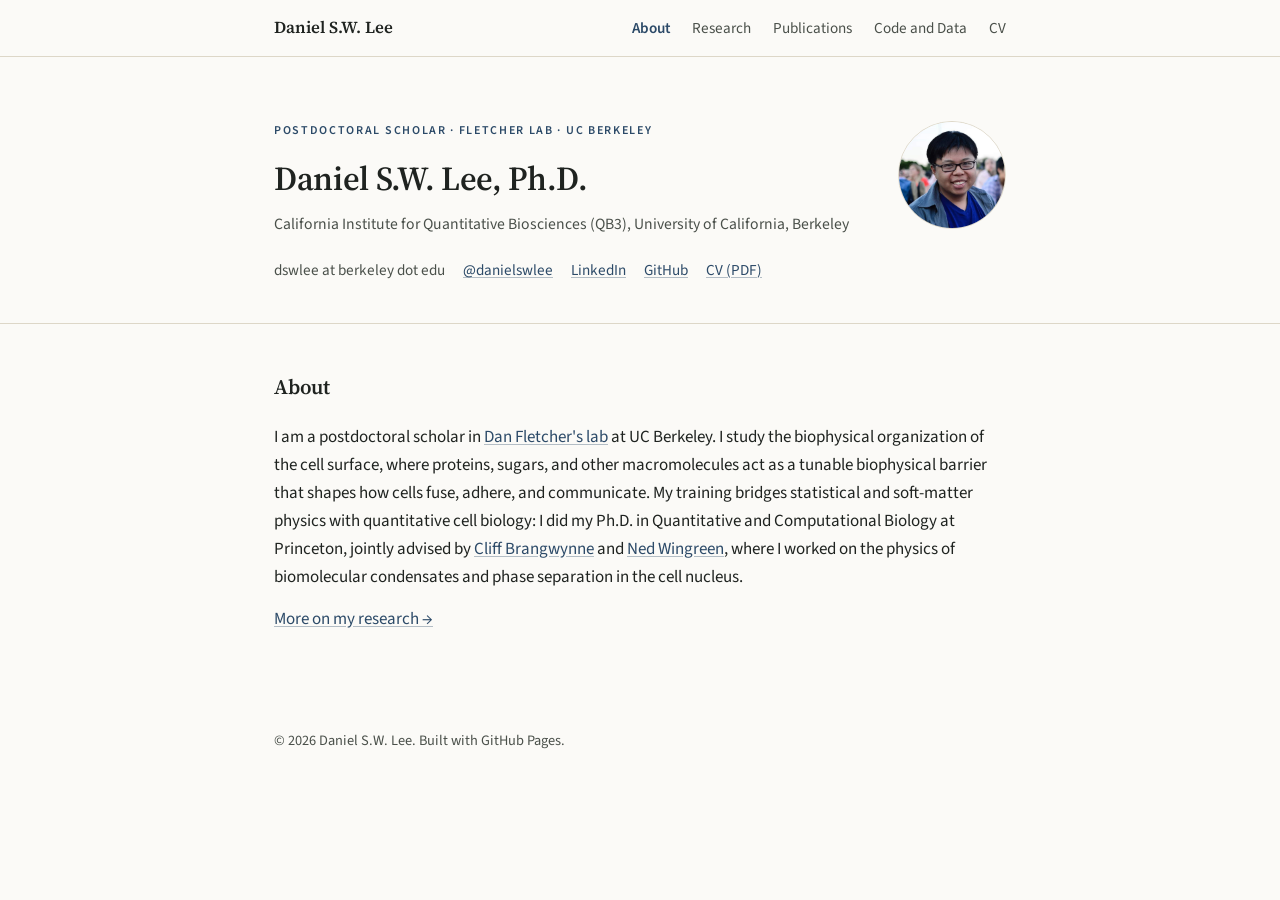
<file: index.html>
<!DOCTYPE html>
<html lang="en">
<head>
<meta charset="UTF-8">
<meta name="viewport" content="width=device-width, initial-scale=1.0">
<title>Daniel S.W. Lee, Ph.D.</title>
<meta name="description" content="Daniel S.W. Lee, Ph.D. — Postdoctoral Scholar, Fletcher Lab, UC Berkeley. Cell-surface biophysics, the glycocalyx, and the immune response.">
<link rel="preconnect" href="https://fonts.googleapis.com">
<link rel="preconnect" href="https://fonts.gstatic.com" crossorigin>
<link href="https://fonts.googleapis.com/css2?family=Source+Serif+4:wght@500;600;700&family=Source+Sans+3:wght@400;500;600;700&display=swap" rel="stylesheet">
<link rel="stylesheet" href="style.css">
</head>
<body>

<nav>
  <div class="wrap">
    <a class="brand" href="index.html">Daniel S.W. Lee</a>
    <button class="nav-toggle" id="navToggle" aria-label="Toggle menu">&#9776;</button>
    <ul id="navMenu">
      <li><a class="navlink" href="index.html" aria-current="page">About</a></li>
      <li><a class="navlink" href="research.html">Research</a></li>
      <li><a class="navlink" href="publications.html">Publications</a></li>
      <li><a class="navlink" href="code.html">Code and Data</a></li>
      <li><a class="navlink" href="cv.html">CV</a></li>
    </ul>
  </div>
</nav>

<header class="hero" id="top">
  <div class="wrap">
    <div class="hero-photo">
      <img src="images/headshot.jpg" alt="Daniel S.W. Lee" onerror="this.closest('.hero-photo').classList.add('fig-missing')">
      <span class="fig-missing-label">Add<br><code>images/<br>headshot.jpg</code></span>
    </div>
    <div class="eyebrow">Postdoctoral Scholar &middot; Fletcher Lab &middot; UC Berkeley</div>
    <h1>Daniel S.W. Lee, Ph.D.</h1>
    <p class="affil">California Institute for Quantitative Biosciences (QB3), University of California, Berkeley</p>
    <div class="links">
      <span class="plain-contact">dswlee at berkeley dot edu</span>
      <a href="https://twitter.com/danielswlee" target="_blank" rel="noopener">@danielswlee</a>
      <a href="https://www.linkedin.com/in/daniel-lee-86b9b453/" target="_blank" rel="noopener">LinkedIn</a>
      <a href="https://github.com/dswlee0519" target="_blank" rel="noopener">GitHub</a>
      <a href="cv.pdf">CV (PDF)</a>
    </div>
  </div>
</header>

<section id="about">
  <div class="wrap">
    <h2>About</h2>
    <p>I am a postdoctoral scholar in <a href="https://fletchlab.berkeley.edu/" target="_blank" rel="noopener">Dan Fletcher's lab</a> at UC Berkeley. I study the biophysical organization of the cell surface, where proteins, sugars, and other macromolecules act as a tunable biophysical barrier that shapes how cells fuse, adhere, and communicate. My training bridges statistical and soft-matter physics with quantitative cell biology: I did my Ph.D. in Quantitative and Computational Biology at Princeton, jointly advised by <a href="https://softlivingmatter.princeton.edu/" target="_blank" rel="noopener">Cliff Brangwynne</a> and <a href="https://wingreenlab.scholar.princeton.edu/" target="_blank" rel="noopener">Ned Wingreen</a>, where I worked on the physics of biomolecular condensates and phase separation in the cell nucleus.</p>
    <p><a href="research.html">More on my research &rarr;</a></p>
  </div>
</section>

<footer>
  <div class="wrap">
    &copy; <span id="year"></span> Daniel S.W. Lee. Built with GitHub Pages.
  </div>
</footer>

<script src="script.js"></script>
</body>
</html>
</file>
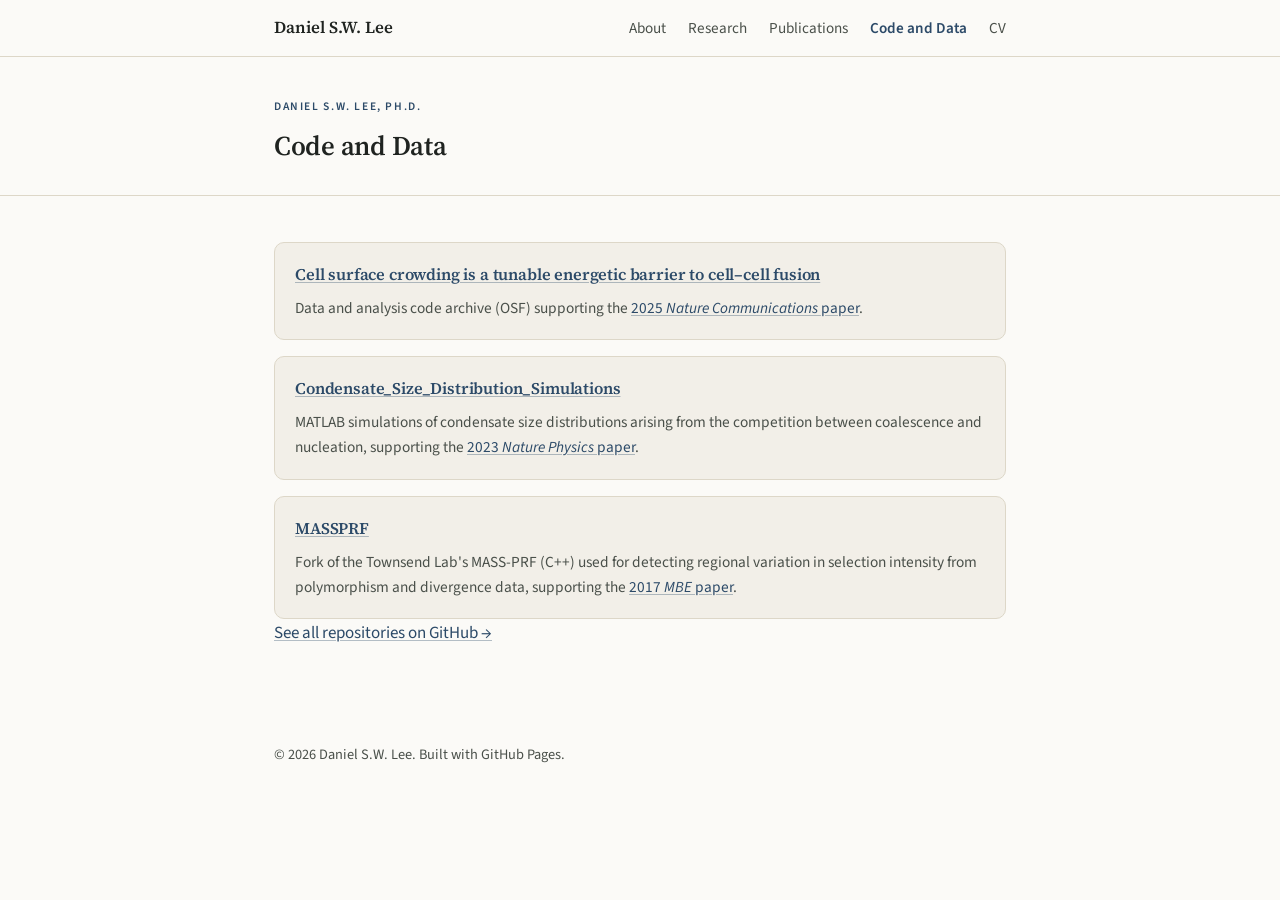
<file: code.html>
<!DOCTYPE html>
<html lang="en">
<head>
<meta charset="UTF-8">
<meta name="viewport" content="width=device-width, initial-scale=1.0">
<title>Code and Data &middot; Daniel S.W. Lee, Ph.D.</title>
<link rel="preconnect" href="https://fonts.googleapis.com">
<link rel="preconnect" href="https://fonts.gstatic.com" crossorigin>
<link href="https://fonts.googleapis.com/css2?family=Source+Serif+4:wght@500;600;700&family=Source+Sans+3:wght@400;500;600;700&display=swap" rel="stylesheet">
<link rel="stylesheet" href="style.css">
</head>
<body>

<nav>
  <div class="wrap">
    <a class="brand" href="index.html">Daniel S.W. Lee</a>
    <button class="nav-toggle" id="navToggle" aria-label="Toggle menu">&#9776;</button>
    <ul id="navMenu">
      <li><a class="navlink" href="index.html">About</a></li>
      <li><a class="navlink" href="research.html">Research</a></li>
      <li><a class="navlink" href="publications.html">Publications</a></li>
      <li><a class="navlink" href="code.html" aria-current="page">Code and Data</a></li>
      <li><a class="navlink" href="cv.html">CV</a></li>
    </ul>
  </div>
</nav>

<header class="hero page-hero">
  <div class="wrap">
    <div class="eyebrow">Daniel S.W. Lee, Ph.D.</div>
    <h1>Code and Data</h1>
  </div>
</header>

<section id="code">
  <div class="wrap">
    <div class="card-grid">
      <div class="card">
        <h3><a href="https://doi.org/10.17605/OSF.IO/AF2Q7" target="_blank" rel="noopener">Cell surface crowding is a tunable energetic barrier to cell&ndash;cell fusion</a></h3>
        <p>Data and analysis code archive (OSF) supporting the <a href="publications.html">2025 <em>Nature Communications</em> paper</a>.</p>
      </div>
      <div class="card">
        <h3><a href="https://github.com/dswlee0519/Condensate_Size_Distribution_Simulations" target="_blank" rel="noopener">Condensate_Size_Distribution_Simulations</a></h3>
        <p>MATLAB simulations of condensate size distributions arising from the competition between coalescence and nucleation, supporting the <a href="publications.html">2023 <em>Nature Physics</em> paper</a>.</p>
      </div>
      <div class="card">
        <h3><a href="https://github.com/dswlee0519/MASSPRF_10July2016" target="_blank" rel="noopener">MASSPRF</a></h3>
        <p>Fork of the Townsend Lab's MASS-PRF (C++) used for detecting regional variation in selection intensity from polymorphism and divergence data, supporting the <a href="publications.html">2017 <em>MBE</em> paper</a>.</p>
      </div>
    </div>
    <p><a href="https://github.com/dswlee0519" target="_blank" rel="noopener">See all repositories on GitHub &rarr;</a></p>
  </div>
</section>

<footer>
  <div class="wrap">
    &copy; <span id="year"></span> Daniel S.W. Lee. Built with GitHub Pages.
  </div>
</footer>

<script src="script.js"></script>
</body>
</html>
</file>
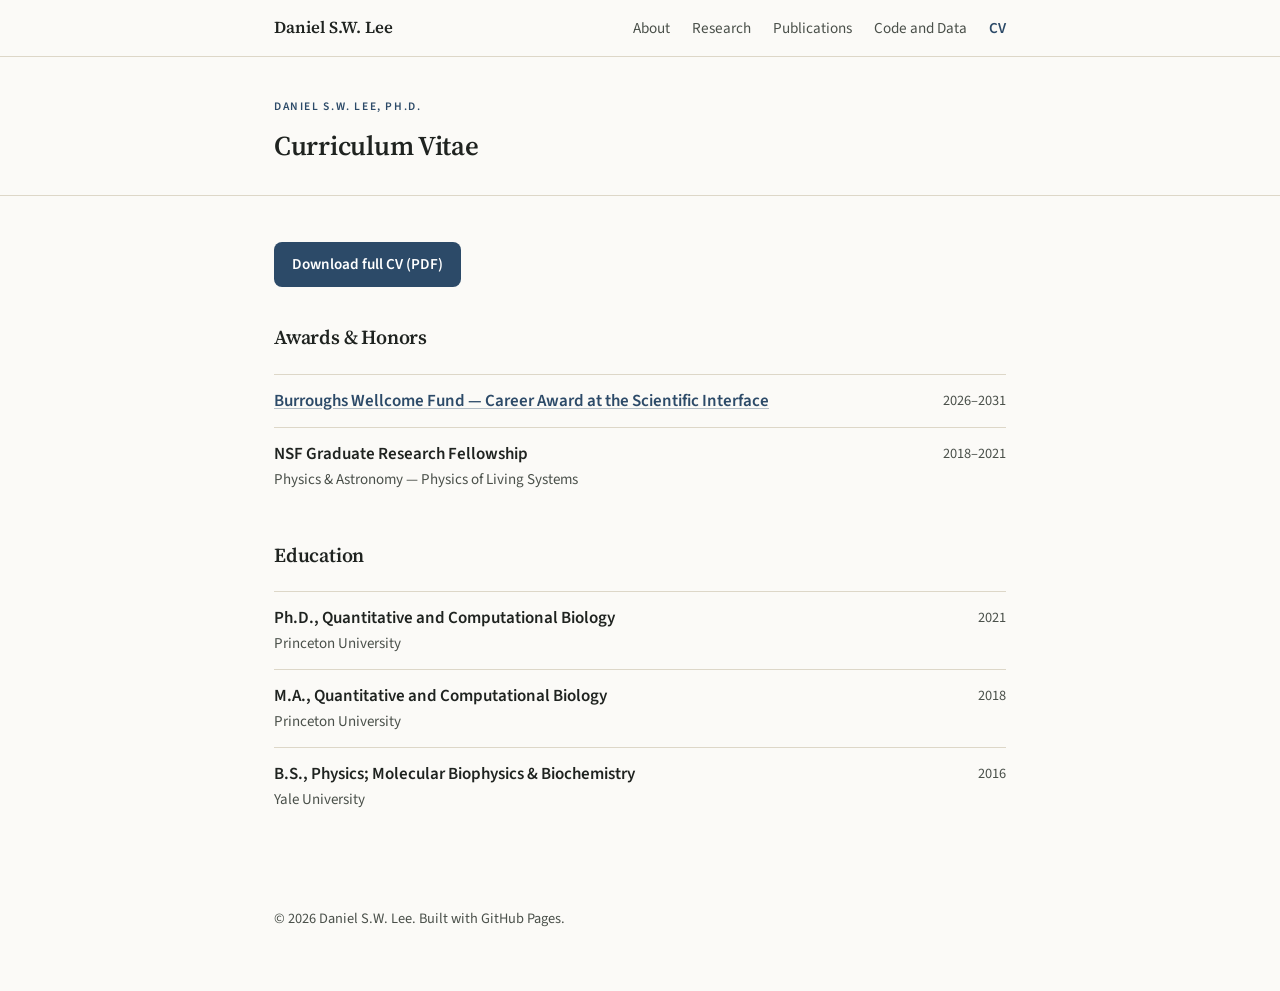
<file: cv.html>
<!DOCTYPE html>
<html lang="en">
<head>
<meta charset="UTF-8">
<meta name="viewport" content="width=device-width, initial-scale=1.0">
<title>CV &middot; Daniel S.W. Lee, Ph.D.</title>
<link rel="preconnect" href="https://fonts.googleapis.com">
<link rel="preconnect" href="https://fonts.gstatic.com" crossorigin>
<link href="https://fonts.googleapis.com/css2?family=Source+Serif+4:wght@500;600;700&family=Source+Sans+3:wght@400;500;600;700&display=swap" rel="stylesheet">
<link rel="stylesheet" href="style.css">
</head>
<body>

<nav>
  <div class="wrap">
    <a class="brand" href="index.html">Daniel S.W. Lee</a>
    <button class="nav-toggle" id="navToggle" aria-label="Toggle menu">&#9776;</button>
    <ul id="navMenu">
      <li><a class="navlink" href="index.html">About</a></li>
      <li><a class="navlink" href="research.html">Research</a></li>
      <li><a class="navlink" href="publications.html">Publications</a></li>
      <li><a class="navlink" href="code.html">Code and Data</a></li>
      <li><a class="navlink" href="cv.html" aria-current="page">CV</a></li>
    </ul>
  </div>
</nav>

<header class="hero page-hero">
  <div class="wrap">
    <div class="eyebrow">Daniel S.W. Lee, Ph.D.</div>
    <h1>Curriculum Vitae</h1>
  </div>
</header>

<section id="cv">
  <div class="wrap">
    <p><a class="cv-download" href="cv.pdf" target="_blank" rel="noopener">Download full CV (PDF)</a></p>

    <h3 style="margin-top:34px;">Awards &amp; Honors</h3>
    <div class="entry">
      <div>
        <div class="what"><a href="https://www.bwfund.org/grants/interfaces-in-science/career-awards-at-the-scientific-interface/#grant-recipients" target="_blank" rel="noopener">Burroughs Wellcome Fund &mdash; Career Award at the Scientific Interface</a></div>
      </div>
      <div class="when">2026&ndash;2031</div>
    </div>
    <div class="entry">
      <div>
        <div class="what">NSF Graduate Research Fellowship</div>
        <div class="who">Physics &amp; Astronomy &mdash; Physics of Living Systems</div>
      </div>
      <div class="when">2018&ndash;2021</div>
    </div>
    <h3 style="margin-top:34px;">Education</h3>
    <div class="entry">
      <div>
        <div class="what">Ph.D., Quantitative and Computational Biology</div>
        <div class="who">Princeton University</div>
      </div>
      <div class="when">2021</div>
    </div>
    <div class="entry">
      <div>
        <div class="what">M.A., Quantitative and Computational Biology</div>
        <div class="who">Princeton University</div>
      </div>
      <div class="when">2018</div>
    </div>
    <div class="entry">
      <div>
        <div class="what">B.S., Physics; Molecular Biophysics &amp; Biochemistry</div>
        <div class="who">Yale University</div>
      </div>
      <div class="when">2016</div>
    </div>
  </div>
</section>

<footer>
  <div class="wrap">
    &copy; <span id="year"></span> Daniel S.W. Lee. Built with GitHub Pages.
  </div>
</footer>

<script src="script.js"></script>
</body>
</html>
</file>
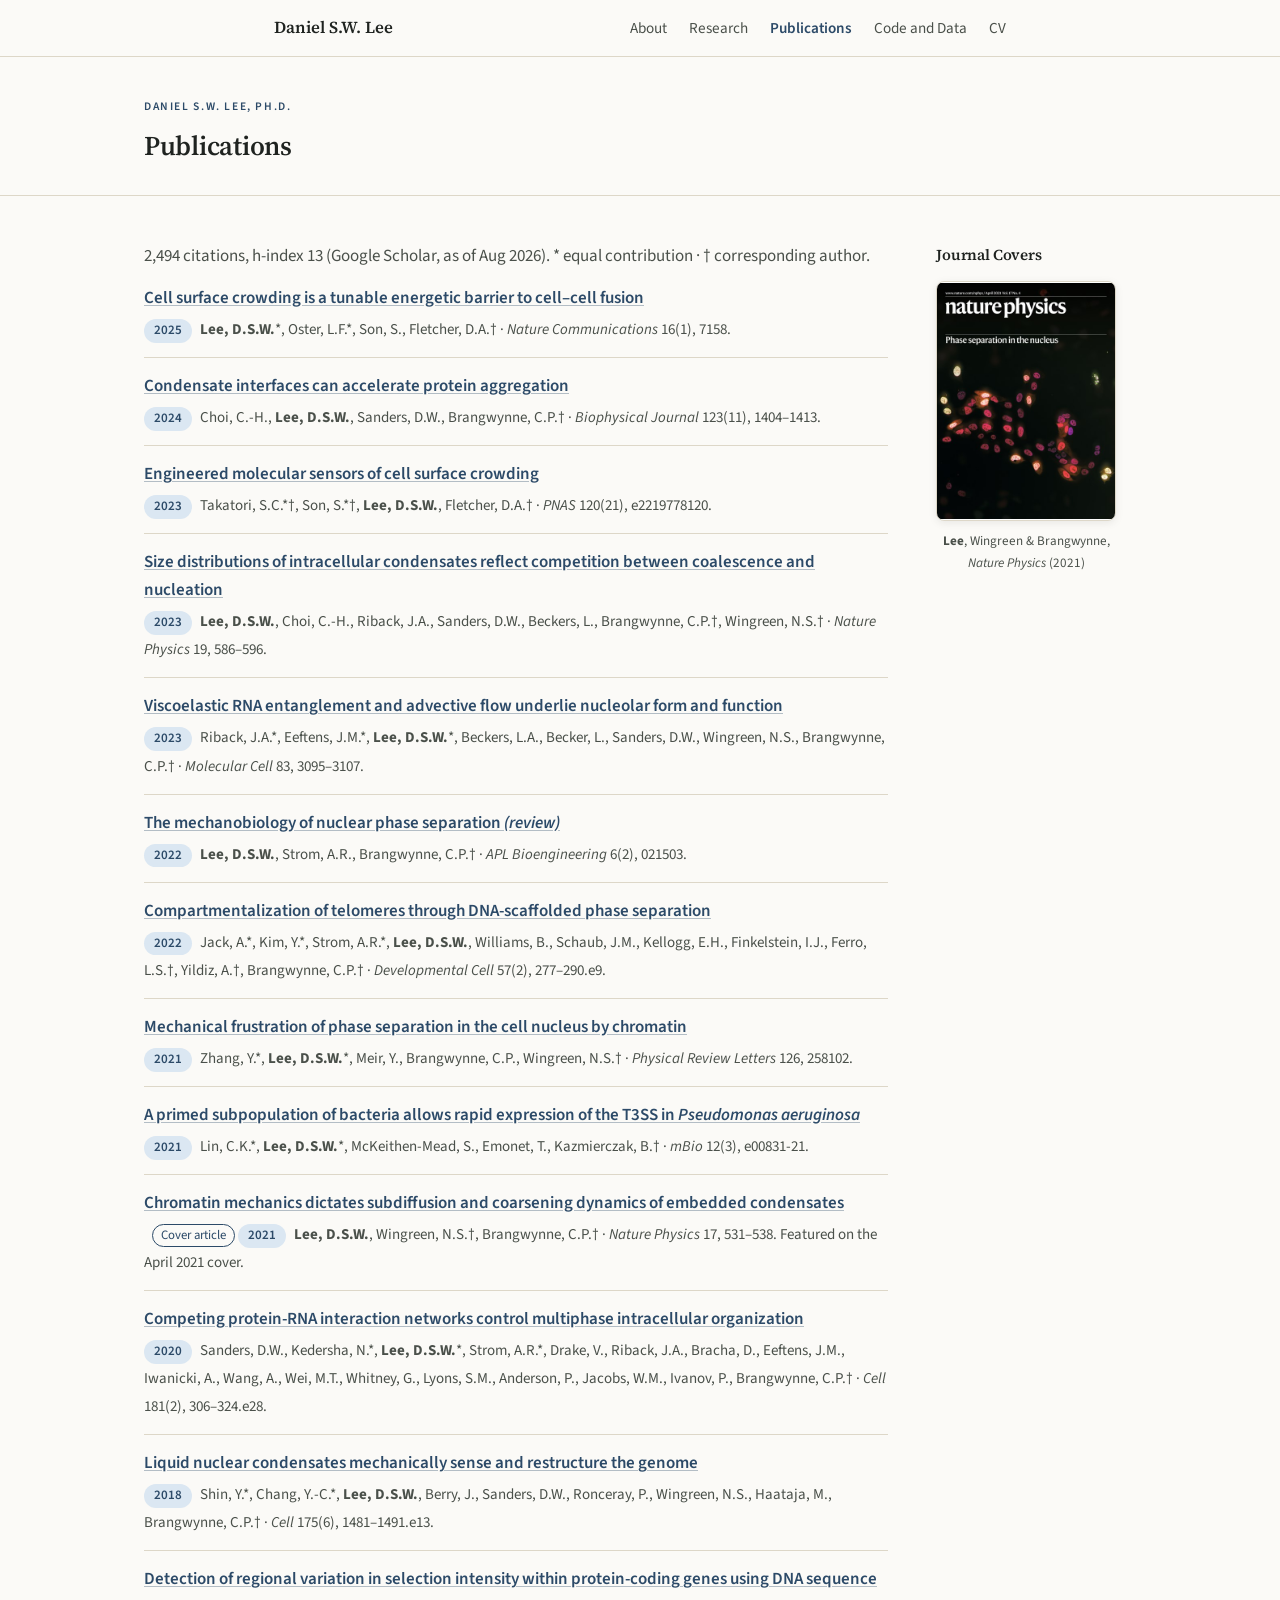
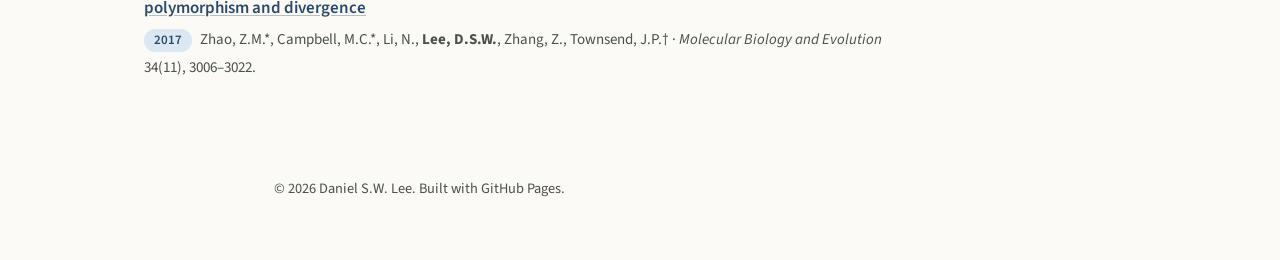
<file: publications.html>
<!DOCTYPE html>
<html lang="en">
<head>
<meta charset="UTF-8">
<meta name="viewport" content="width=device-width, initial-scale=1.0">
<title>Publications &middot; Daniel S.W. Lee, Ph.D.</title>
<link rel="preconnect" href="https://fonts.googleapis.com">
<link rel="preconnect" href="https://fonts.gstatic.com" crossorigin>
<link href="https://fonts.googleapis.com/css2?family=Source+Serif+4:wght@500;600;700&family=Source+Sans+3:wght@400;500;600;700&display=swap" rel="stylesheet">
<link rel="stylesheet" href="style.css">
</head>
<body>

<nav>
  <div class="wrap">
    <a class="brand" href="index.html">Daniel S.W. Lee</a>
    <button class="nav-toggle" id="navToggle" aria-label="Toggle menu">&#9776;</button>
    <ul id="navMenu">
      <li><a class="navlink" href="index.html">About</a></li>
      <li><a class="navlink" href="research.html">Research</a></li>
      <li><a class="navlink" href="publications.html" aria-current="page">Publications</a></li>
      <li><a class="navlink" href="code.html">Code and Data</a></li>
      <li><a class="navlink" href="cv.html">CV</a></li>
    </ul>
  </div>
</nav>

<header class="hero page-hero">
  <div class="wrap pub-wrap">
    <div class="eyebrow">Daniel S.W. Lee, Ph.D.</div>
    <h1>Publications</h1>
  </div>
</header>

<section id="publications">
  <div class="wrap pub-wrap">
    <div class="pub-layout">
      <div class="pub-main">
        <p class="lede">2,494 citations, h-index 13 (Google Scholar, as of Aug 2026). * equal contribution &middot; &dagger; corresponding author.</p>

        <ol class="pub-list" reversed>

      <li>
        <a class="pub-title" href="https://doi.org/10.1038/s41467-025-62330-8" target="_blank" rel="noopener">Cell surface crowding is a tunable energetic barrier to cell&ndash;cell fusion</a>
        <span class="pub-meta"><span class="pub-year">2025</span><strong>Lee, D.S.W.</strong>*, Oster, L.F.*, Son, S., Fletcher, D.A.&dagger; &middot; <em>Nature Communications</em> 16(1), 7158.</span>
      </li>

      <li>
        <a class="pub-title" href="https://doi.org/10.1016/j.bpj.2023.10.009" target="_blank" rel="noopener">Condensate interfaces can accelerate protein aggregation</a>
        <span class="pub-meta"><span class="pub-year">2024</span>Choi, C.-H., <strong>Lee, D.S.W.</strong>, Sanders, D.W., Brangwynne, C.P.&dagger; &middot; <em>Biophysical Journal</em> 123(11), 1404&ndash;1413.</span>
      </li>

      <li>
        <a class="pub-title" href="https://doi.org/10.1073/pnas.2219778120" target="_blank" rel="noopener">Engineered molecular sensors of cell surface crowding</a>
        <span class="pub-meta"><span class="pub-year">2023</span>Takatori, S.C.*&dagger;, Son, S.*&dagger;, <strong>Lee, D.S.W.</strong>, Fletcher, D.A.&dagger; &middot; <em>PNAS</em> 120(21), e2219778120.</span>
      </li>

      <li>
        <a class="pub-title" href="https://doi.org/10.1038/s41567-022-01917-0" target="_blank" rel="noopener">Size distributions of intracellular condensates reflect competition between coalescence and nucleation</a>
        <span class="pub-meta"><span class="pub-year">2023</span><strong>Lee, D.S.W.</strong>, Choi, C.-H., Riback, J.A., Sanders, D.W., Beckers, L., Brangwynne, C.P.&dagger;, Wingreen, N.S.&dagger; &middot; <em>Nature Physics</em> 19, 586&ndash;596.</span>
      </li>

      <li>
        <a class="pub-title" href="https://doi.org/10.1016/j.molcel.2023.08.006" target="_blank" rel="noopener">Viscoelastic RNA entanglement and advective flow underlie nucleolar form and function</a>
        <span class="pub-meta"><span class="pub-year">2023</span>Riback, J.A.*, Eeftens, J.M.*, <strong>Lee, D.S.W.</strong>*, Beckers, L.A., Becker, L., Sanders, D.W., Wingreen, N.S., Brangwynne, C.P.&dagger; &middot; <em>Molecular Cell</em> 83, 3095&ndash;3107.</span>
      </li>

      <li>
        <a class="pub-title" href="https://doi.org/10.1063/5.0083286" target="_blank" rel="noopener">The mechanobiology of nuclear phase separation <em>(review)</em></a>
        <span class="pub-meta"><span class="pub-year">2022</span><strong>Lee, D.S.W.</strong>, Strom, A.R., Brangwynne, C.P.&dagger; &middot; <em>APL Bioengineering</em> 6(2), 021503.</span>
      </li>

      <li>
        <a class="pub-title" href="https://doi.org/10.1016/j.devcel.2021.12.017" target="_blank" rel="noopener">Compartmentalization of telomeres through DNA-scaffolded phase separation</a>
        <span class="pub-meta"><span class="pub-year">2022</span>Jack, A.*, Kim, Y.*, Strom, A.R.*, <strong>Lee, D.S.W.</strong>, Williams, B., Schaub, J.M., Kellogg, E.H., Finkelstein, I.J., Ferro, L.S.&dagger;, Yildiz, A.&dagger;, Brangwynne, C.P.&dagger; &middot; <em>Developmental Cell</em> 57(2), 277&ndash;290.e9.</span>
      </li>

      <li>
        <a class="pub-title" href="https://doi.org/10.1103/PhysRevLett.126.258102" target="_blank" rel="noopener">Mechanical frustration of phase separation in the cell nucleus by chromatin</a>
        <span class="pub-meta"><span class="pub-year">2021</span>Zhang, Y.*, <strong>Lee, D.S.W.</strong>*, Meir, Y., Brangwynne, C.P., Wingreen, N.S.&dagger; &middot; <em>Physical Review Letters</em> 126, 258102.</span>
      </li>

      <li>
        <a class="pub-title" href="https://doi.org/10.1128/mbio.00831-21" target="_blank" rel="noopener">A primed subpopulation of bacteria allows rapid expression of the T3SS in <em>Pseudomonas aeruginosa</em></a>
        <span class="pub-meta"><span class="pub-year">2021</span>Lin, C.K.*, <strong>Lee, D.S.W.</strong>*, McKeithen-Mead, S., Emonet, T., Kazmierczak, B.&dagger; &middot; <em>mBio</em> 12(3), e00831-21.</span>
      </li>

      <li>
        <a class="pub-title" href="https://doi.org/10.1038/s41567-020-01125-8" target="_blank" rel="noopener">Chromatin mechanics dictates subdiffusion and coarsening dynamics of embedded condensates</a>
        <span class="pub-flag">Cover article</span>
        <span class="pub-meta"><span class="pub-year">2021</span><strong>Lee, D.S.W.</strong>, Wingreen, N.S.&dagger;, Brangwynne, C.P.&dagger; &middot; <em>Nature Physics</em> 17, 531&ndash;538. Featured on the April&nbsp;2021 cover.</span>
      </li>

      <li>
        <a class="pub-title" href="https://doi.org/10.1016/j.cell.2020.03.050" target="_blank" rel="noopener">Competing protein-RNA interaction networks control multiphase intracellular organization</a>
        <span class="pub-meta"><span class="pub-year">2020</span>Sanders, D.W., Kedersha, N.*, <strong>Lee, D.S.W.</strong>*, Strom, A.R.*, Drake, V., Riback, J.A., Bracha, D., Eeftens, J.M., Iwanicki, A., Wang, A., Wei, M.T., Whitney, G., Lyons, S.M., Anderson, P., Jacobs, W.M., Ivanov, P., Brangwynne, C.P.&dagger; &middot; <em>Cell</em> 181(2), 306&ndash;324.e28.</span>
      </li>

      <li>
        <a class="pub-title" href="https://doi.org/10.1016/j.cell.2018.10.057" target="_blank" rel="noopener">Liquid nuclear condensates mechanically sense and restructure the genome</a>
        <span class="pub-meta"><span class="pub-year">2018</span>Shin, Y.*, Chang, Y.-C.*, <strong>Lee, D.S.W.</strong>, Berry, J., Sanders, D.W., Ronceray, P., Wingreen, N.S., Haataja, M., Brangwynne, C.P.&dagger; &middot; <em>Cell</em> 175(6), 1481&ndash;1491.e13.</span>
      </li>

      <li>
        <a class="pub-title" href="https://doi.org/10.1093/molbev/msx213" target="_blank" rel="noopener">Detection of regional variation in selection intensity within protein-coding genes using DNA sequence polymorphism and divergence</a>
        <span class="pub-meta"><span class="pub-year">2017</span>Zhao, Z.M.*, Campbell, M.C.*, Li, N., <strong>Lee, D.S.W.</strong>, Zhang, Z., Townsend, J.P.&dagger; &middot; <em>Molecular Biology and Evolution</em> 34(11), 3006&ndash;3022.</span>
      </li>

        </ol>
      </div>

      <aside class="pub-sidebar">
        <div class="journal-covers">
          <h3 class="covers-heading">Journal Covers</h3>
          <div class="cover-item">
            <div class="fig-slot fig-cover">
              <img src="images/natphys-2021-cover.jpg" alt="Nature Physics April 2021 cover" onerror="this.closest('.fig-slot').classList.add('fig-missing')">
              <span class="fig-missing-label">Add<br><code>images/<br>natphys-2021-cover.jpg</code></span>
            </div>
            <p class="cover-caption"><strong>Lee</strong>, Wingreen &amp; Brangwynne, <em>Nature Physics</em> (2021)</p>
          </div>
        </div>
      </aside>
    </div>
  </div>
</section>

<footer>
  <div class="wrap">
    &copy; <span id="year"></span> Daniel S.W. Lee. Built with GitHub Pages.
  </div>
</footer>

<script src="script.js"></script>
</body>
</html>
</file>
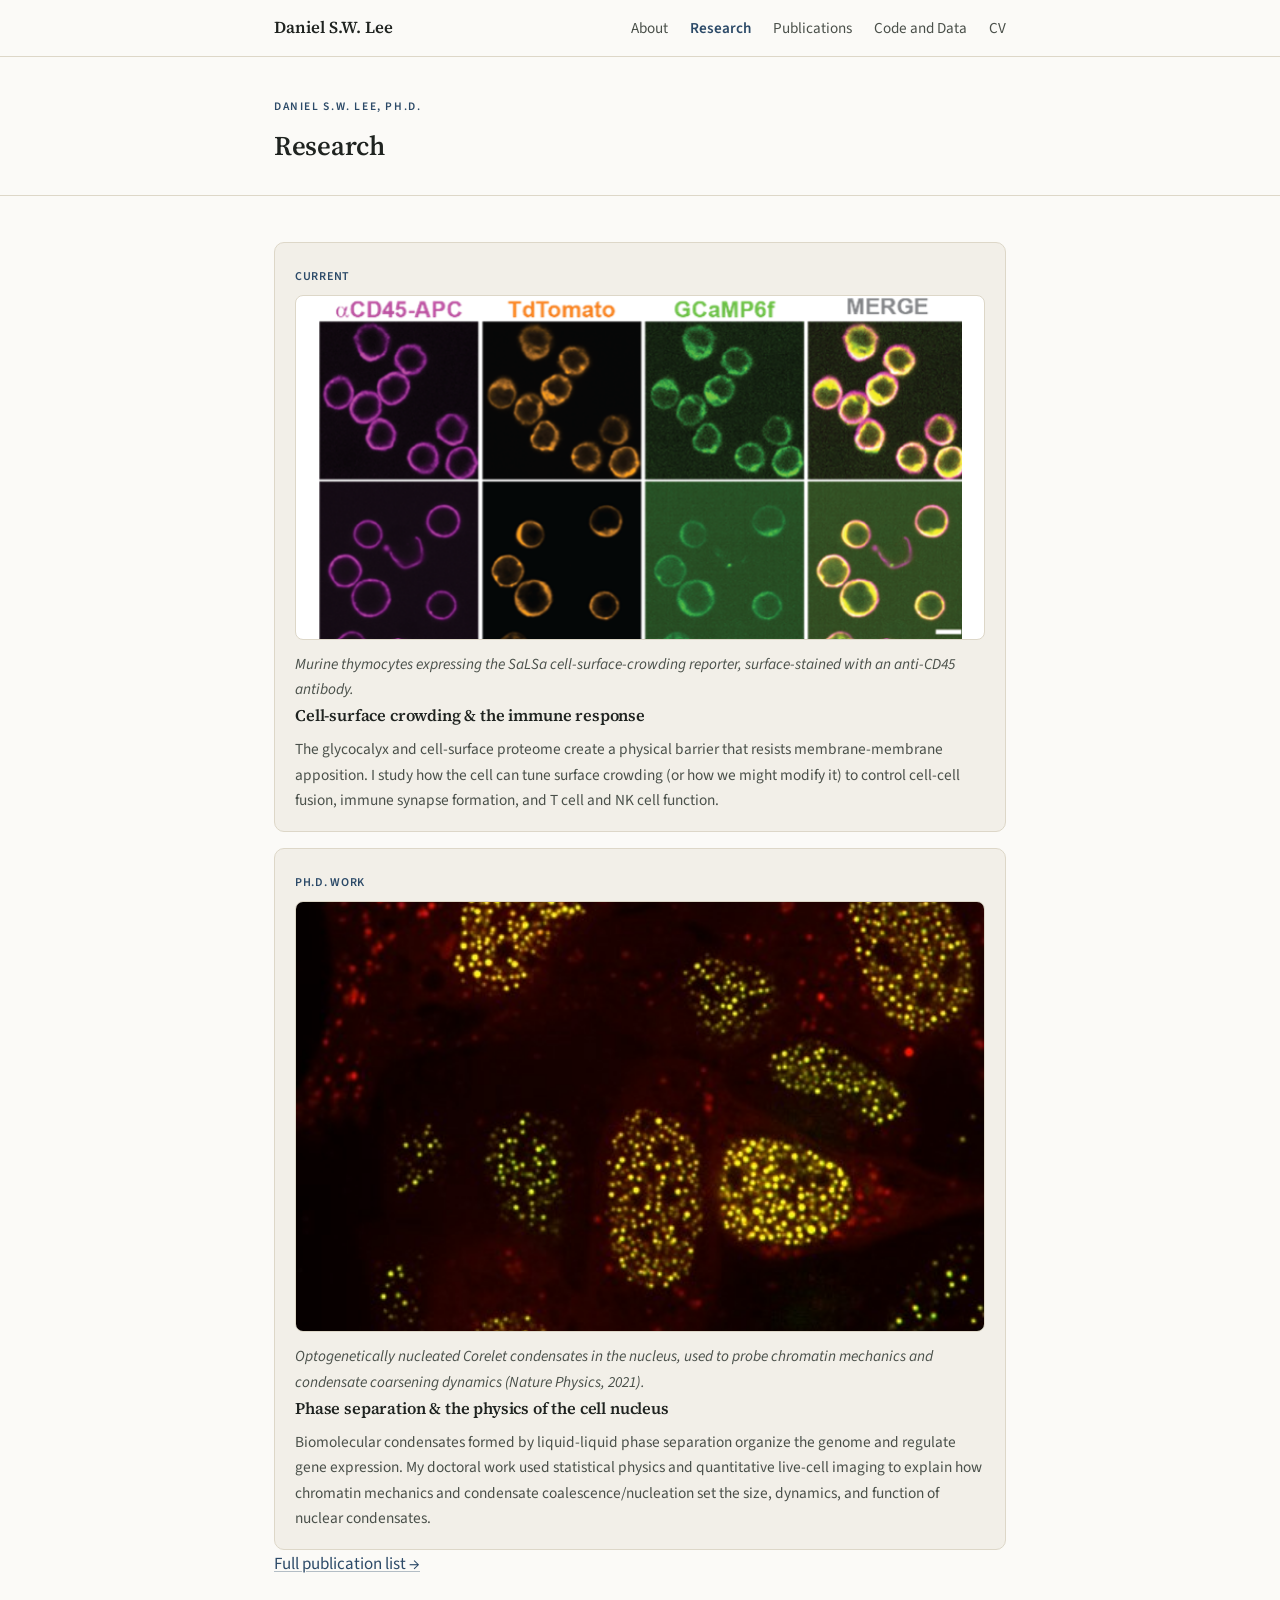
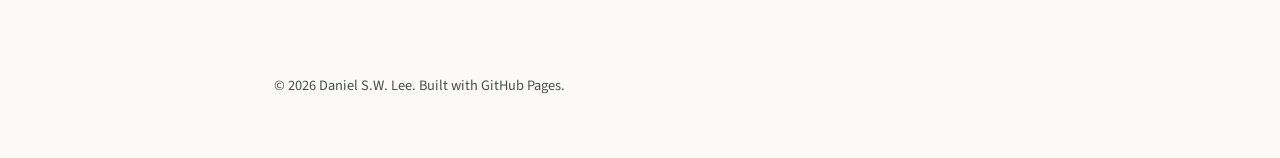
<file: research.html>
<!DOCTYPE html>
<html lang="en">
<head>
<meta charset="UTF-8">
<meta name="viewport" content="width=device-width, initial-scale=1.0">
<title>Research &middot; Daniel S.W. Lee, Ph.D.</title>
<link rel="preconnect" href="https://fonts.googleapis.com">
<link rel="preconnect" href="https://fonts.gstatic.com" crossorigin>
<link href="https://fonts.googleapis.com/css2?family=Source+Serif+4:wght@500;600;700&family=Source+Sans+3:wght@400;500;600;700&display=swap" rel="stylesheet">
<link rel="stylesheet" href="style.css">
</head>
<body>

<nav>
  <div class="wrap">
    <a class="brand" href="index.html">Daniel S.W. Lee</a>
    <button class="nav-toggle" id="navToggle" aria-label="Toggle menu">&#9776;</button>
    <ul id="navMenu">
      <li><a class="navlink" href="index.html">About</a></li>
      <li><a class="navlink" href="research.html" aria-current="page">Research</a></li>
      <li><a class="navlink" href="publications.html">Publications</a></li>
      <li><a class="navlink" href="code.html">Code and Data</a></li>
      <li><a class="navlink" href="cv.html">CV</a></li>
    </ul>
  </div>
</nav>

<header class="hero page-hero">
  <div class="wrap">
    <div class="eyebrow">Daniel S.W. Lee, Ph.D.</div>
    <h1>Research</h1>
  </div>
</header>

<section id="research">
  <div class="wrap">
    <div class="card-grid">
      <div class="card">
        <span class="tag">Current</span>
        <div class="fig-slot fig-contain">
          <img src="images/research-crowding.png" alt="Murine thymocytes expressing the SaLSa cell-surface-crowding reporter, surface-stained with anti-CD45" onerror="this.closest('.fig-slot').classList.add('fig-missing')">
          <span class="fig-missing-label">Drop an image at <code>images/research-crowding.png</code><br>(e.g. a schematic or microscopy figure from the Nat.&nbsp;Comm. / PNAS papers)</span>
        </div>
        <p class="fig-caption">Murine thymocytes expressing the SaLSa cell-surface-crowding reporter, surface-stained with an anti-CD45 antibody.</p>
        <h3>Cell-surface crowding &amp; the immune response</h3>
        <p>The glycocalyx and cell-surface proteome create a physical barrier that resists membrane-membrane apposition. I study how the cell can tune surface crowding (or how we might modify it) to control cell-cell fusion, immune synapse formation, and T&nbsp;cell and NK&nbsp;cell function.</p>
      </div>
      <div class="card">
        <span class="tag">Ph.D. work</span>
        <div class="fig-slot">
          <img src="images/research-phase-separation.jpg" alt="Optogenetically nucleated Corelet condensates in the cell nucleus" onerror="this.closest('.fig-slot').classList.add('fig-missing')">
          <span class="fig-missing-label">Drop an image at <code>images/research-phase-separation.jpg</code><br>(e.g. a condensate/chromatin figure from the Nat.&nbsp;Phys. papers)</span>
        </div>
        <p class="fig-caption">Optogenetically nucleated Corelet condensates in the nucleus, used to probe chromatin mechanics and condensate coarsening dynamics (<em>Nature Physics</em>, 2021).</p>
        <h3>Phase separation &amp; the physics of the cell nucleus</h3>
        <p>Biomolecular condensates formed by liquid-liquid phase separation organize the genome and regulate gene expression. My doctoral work used statistical physics and quantitative live-cell imaging to explain how chromatin mechanics and condensate coalescence/nucleation set the size, dynamics, and function of nuclear condensates.</p>
      </div>
    </div>
    <p><a href="publications.html">Full publication list &rarr;</a></p>
  </div>
</section>

<footer>
  <div class="wrap">
    &copy; <span id="year"></span> Daniel S.W. Lee. Built with GitHub Pages.
  </div>
</footer>

<script src="script.js"></script>
</body>
</html>
</file>
<file: style.css>
:root {
  --bg: #fbfaf7;
  --bg-alt: #f2efe8;
  --ink: #1f2320;
  --ink-soft: #4a504a;
  --line: #ddd7c8;
  --accent: #2c4a68;
  --accent-soft: #dbe7f2;
  --max-width: 780px;
}

* { box-sizing: border-box; }

html { scroll-behavior: smooth; }

body {
  margin: 0;
  background: var(--bg);
  color: var(--ink);
  font-family: "Source Sans 3", -apple-system, BlinkMacSystemFont, "Segoe UI", Helvetica, Arial, sans-serif;
  font-size: 17px;
  line-height: 1.65;
}

h1, h2, h3 {
  font-family: "Source Serif 4", Georgia, "Times New Roman", serif;
  font-weight: 600;
  color: var(--ink);
  letter-spacing: -0.01em;
}

a {
  color: var(--accent);
  text-decoration-color: rgba(44, 74, 104, 0.35);
  text-underline-offset: 2px;
}
a:hover { text-decoration-color: var(--accent); }

.wrap {
  max-width: var(--max-width);
  margin: 0 auto;
  padding: 0 24px;
}

/* Nav */
nav {
  position: sticky;
  top: 0;
  background: rgba(251, 250, 247, 0.92);
  backdrop-filter: saturate(180%) blur(6px);
  border-bottom: 1px solid var(--line);
  z-index: 10;
}
nav .wrap {
  display: flex;
  align-items: center;
  justify-content: space-between;
  padding-top: 14px;
  padding-bottom: 14px;
}
nav .brand {
  font-family: "Source Serif 4", Georgia, serif;
  font-weight: 600;
  font-size: 1.05rem;
  color: var(--ink);
  text-decoration: none;
}
nav ul {
  list-style: none;
  display: flex;
  gap: 22px;
  margin: 0;
  padding: 0;
}
nav a.navlink {
  color: var(--ink-soft);
  font-size: 0.95rem;
  text-decoration: none;
}
nav a.navlink:hover { color: var(--accent); }
nav a.navlink[aria-current="page"] {
  color: var(--accent);
  font-weight: 600;
}
.nav-toggle { display: none; }

@media (max-width: 640px) {
  nav ul {
    position: absolute;
    top: 100%;
    left: 0;
    right: 0;
    background: var(--bg);
    border-bottom: 1px solid var(--line);
    flex-direction: column;
    padding: 12px 24px 18px;
    gap: 14px;
    display: none;
  }
  nav ul.open { display: flex; }
  .nav-toggle {
    display: inline-flex;
    background: none;
    border: none;
    font-size: 1.4rem;
    cursor: pointer;
    color: var(--ink);
    padding: 4px 6px;
  }
}

/* Hero */
header.hero {
  padding: 64px 0 40px;
  border-bottom: 1px solid var(--line);
}
header.hero .eyebrow {
  text-transform: uppercase;
  letter-spacing: 0.14em;
  font-size: 0.75rem;
  color: var(--accent);
  font-weight: 600;
  margin-bottom: 10px;
}
header.hero h1 {
  font-size: 2.1rem;
  margin: 0 0 6px;
}
header.hero .tagline {
  font-size: 1.15rem;
  color: var(--ink-soft);
  font-style: italic;
  margin: 0 0 20px;
}
header.hero .affil {
  color: var(--ink-soft);
  font-size: 0.98rem;
  margin: 0 0 20px;
}
.links {
  display: flex;
  flex-wrap: wrap;
  gap: 10px 18px;
  font-size: 0.95rem;
}
.links a {
  display: inline-flex;
  align-items: center;
  gap: 6px;
}
.links .plain-contact {
  display: inline-flex;
  align-items: center;
  gap: 6px;
  color: var(--ink-soft);
}

/* Slim page header used on every page except the homepage */
header.page-hero {
  padding: 40px 0 26px;
}
header.page-hero h1 {
  font-size: 1.7rem;
  margin: 0;
}
header.page-hero .eyebrow {
  text-transform: uppercase;
  letter-spacing: 0.14em;
  font-size: 0.72rem;
  color: var(--accent);
  font-weight: 600;
  margin-bottom: 8px;
}

section {
  padding: 46px 0;
  border-bottom: 1px solid var(--line);
}
section:last-of-type { border-bottom: none; }

section h2 {
  font-size: 1.3rem;
  margin: 0 0 18px;
  display: flex;
  align-items: baseline;
  gap: 10px;
}
section h2 .num {
  color: var(--accent);
  font-family: "Source Sans 3", sans-serif;
  font-weight: 600;
  font-size: 0.85rem;
}

p { margin: 0 0 14px; }
.lede { color: var(--ink-soft); }

/* Publications */
.pub-list { list-style: none; margin: 0; padding: 0; }
.pub-list li {
  padding: 14px 0;
  border-top: 1px solid var(--line);
}
.pub-list li:first-child { border-top: none; padding-top: 0; }
.pub-title { font-weight: 600; display: block; margin-bottom: 3px; }
.pub-meta { color: var(--ink-soft); font-size: 0.94rem; }
.pub-year {
  display: inline-block;
  background: var(--accent-soft);
  color: var(--accent);
  border-radius: 999px;
  padding: 1px 10px;
  font-size: 0.82rem;
  font-weight: 600;
  margin-right: 8px;
}
.pub-flag {
  display: inline-block;
  font-size: 0.8rem;
  color: var(--accent);
  border: 1px solid var(--accent);
  border-radius: 999px;
  padding: 0 8px;
  margin-left: 8px;
}

/* Cards (Research, Code) */
.card-grid {
  display: grid;
  grid-template-columns: 1fr;
  gap: 16px;
}
.card {
  background: var(--bg-alt);
  border: 1px solid var(--line);
  border-radius: 10px;
  padding: 18px 20px;
}
.card h3 { font-size: 1.02rem; margin: 0 0 8px; }
.card p { margin: 0; color: var(--ink-soft); font-size: 0.96rem; }
.card .tag {
  display: inline-block;
  font-size: 0.75rem;
  text-transform: uppercase;
  letter-spacing: 0.06em;
  color: var(--accent);
  font-weight: 600;
  margin-bottom: 8px;
}

/* Figure / image slots */
.fig-slot {
  aspect-ratio: 16 / 10;
  border-radius: 8px;
  overflow: hidden;
  margin-bottom: 12px;
  background: #fff;
  border: 1px solid var(--line);
}
.fig-slot.fig-contain {
  aspect-ratio: 2 / 1;
}
.fig-slot.fig-contain img {
  object-fit: contain;
}
.fig-slot img {
  width: 100%;
  height: 100%;
  object-fit: cover;
  display: block;
}
.fig-slot .fig-missing-label { display: none; }
.fig-slot.fig-missing {
  border: 1px dashed #c9c2ae;
  background: repeating-linear-gradient(
    45deg, #f6f3ec, #f6f3ec 10px, #efeade 10px, #efeade 20px
  );
  display: flex;
  align-items: center;
  justify-content: center;
  text-align: center;
  padding: 16px;
}
.fig-slot.fig-missing img { display: none; }
.fig-slot.fig-missing .fig-missing-label {
  display: block;
  font-size: 0.82rem;
  color: #8a5a30;
}
.fig-slot.fig-missing .fig-missing-label code {
  background: rgba(255,255,255,0.6);
  padding: 1px 5px;
  border-radius: 4px;
}
.fig-caption {
  display: block;
  font-size: 0.85rem;
  font-style: italic;
  color: var(--ink-soft);
  margin: 8px 0 18px;
}

/* Publications page: two-column layout with a Journal Covers sidebar */
.pub-wrap {
  max-width: 1040px;
}
.pub-layout {
  display: grid;
  grid-template-columns: 1fr 200px;
  gap: 48px;
  align-items: start;
}
.pub-sidebar {
  position: sticky;
  top: 84px;
}
@media (max-width: 860px) {
  .pub-layout {
    grid-template-columns: 1fr;
  }
  .pub-sidebar {
    position: static;
    order: -1;
  }
}

/* Journal Covers gallery (in the publications-page sidebar) */
.journal-covers {
  margin: 0 0 20px;
}
.covers-heading {
  font-size: 0.95rem;
  margin: 0 0 14px;
}
.cover-item {
  width: 180px;
}
.fig-slot.fig-cover {
  aspect-ratio: 3 / 4;
  width: 180px;
  margin-bottom: 10px;
  box-shadow: 0 2px 8px rgba(0,0,0,0.08);
}
.fig-slot.fig-cover img {
  object-fit: contain;
}
.cover-caption {
  font-size: 0.82rem;
  color: var(--ink-soft);
  text-align: center;
  margin: 0;
}
@media (max-width: 860px) {
  .cover-item, .fig-slot.fig-cover {
    width: 140px;
  }
  .journal-covers {
    margin: 0 0 30px;
  }
}

/* Headshot in hero */
.hero-photo {
  width: 108px;
  height: 108px;
  border-radius: 50%;
  overflow: hidden;
  border: 1px solid var(--line);
  float: right;
  background: #fff;
}
.hero-photo img {
  width: 100%;
  height: 100%;
  object-fit: cover;
  display: block;
}
.hero-photo .fig-missing-label { display: none; }
.hero-photo.fig-missing {
  display: flex;
  align-items: center;
  justify-content: center;
  text-align: center;
  border: 1px dashed #c9c2ae;
  background: repeating-linear-gradient(
    45deg, #f6f3ec, #f6f3ec 8px, #efeade 8px, #efeade 16px
  );
}
.hero-photo.fig-missing img { display: none; }
.hero-photo.fig-missing .fig-missing-label {
  display: block;
  font-size: 0.62rem;
  line-height: 1.15;
  color: #8a5a30;
  padding: 6px;
}
@media (max-width: 640px) {
  .hero-photo {
    width: 72px;
    height: 72px;
  }
}

/* Awards / CV list */
.entry {
  display: flex;
  justify-content: space-between;
  gap: 20px;
  padding: 12px 0;
  border-top: 1px solid var(--line);
}
.entry:first-child { border-top: none; padding-top: 0; }
.entry .what { font-weight: 600; }
.entry .who { color: var(--ink-soft); font-size: 0.94rem; }
.entry .when {
  color: var(--ink-soft);
  font-size: 0.9rem;
  white-space: nowrap;
  padding-top: 2px;
}

.cv-download {
  display: inline-flex;
  align-items: center;
  gap: 8px;
  background: var(--accent);
  color: #fff;
  padding: 10px 18px;
  border-radius: 8px;
  text-decoration: none;
  font-weight: 600;
  font-size: 0.95rem;
}
.cv-download:hover { background: #1c3650; text-decoration: none; }

footer {
  padding: 36px 0 60px;
  color: var(--ink-soft);
  font-size: 0.9rem;
}

.placeholder-note {
  font-size: 0.85rem;
  color: #9a5b2e;
  background: #fbf1e6;
  border: 1px dashed #e0b489;
  padding: 8px 12px;
  border-radius: 6px;
  margin-top: 10px;
}
</file>
